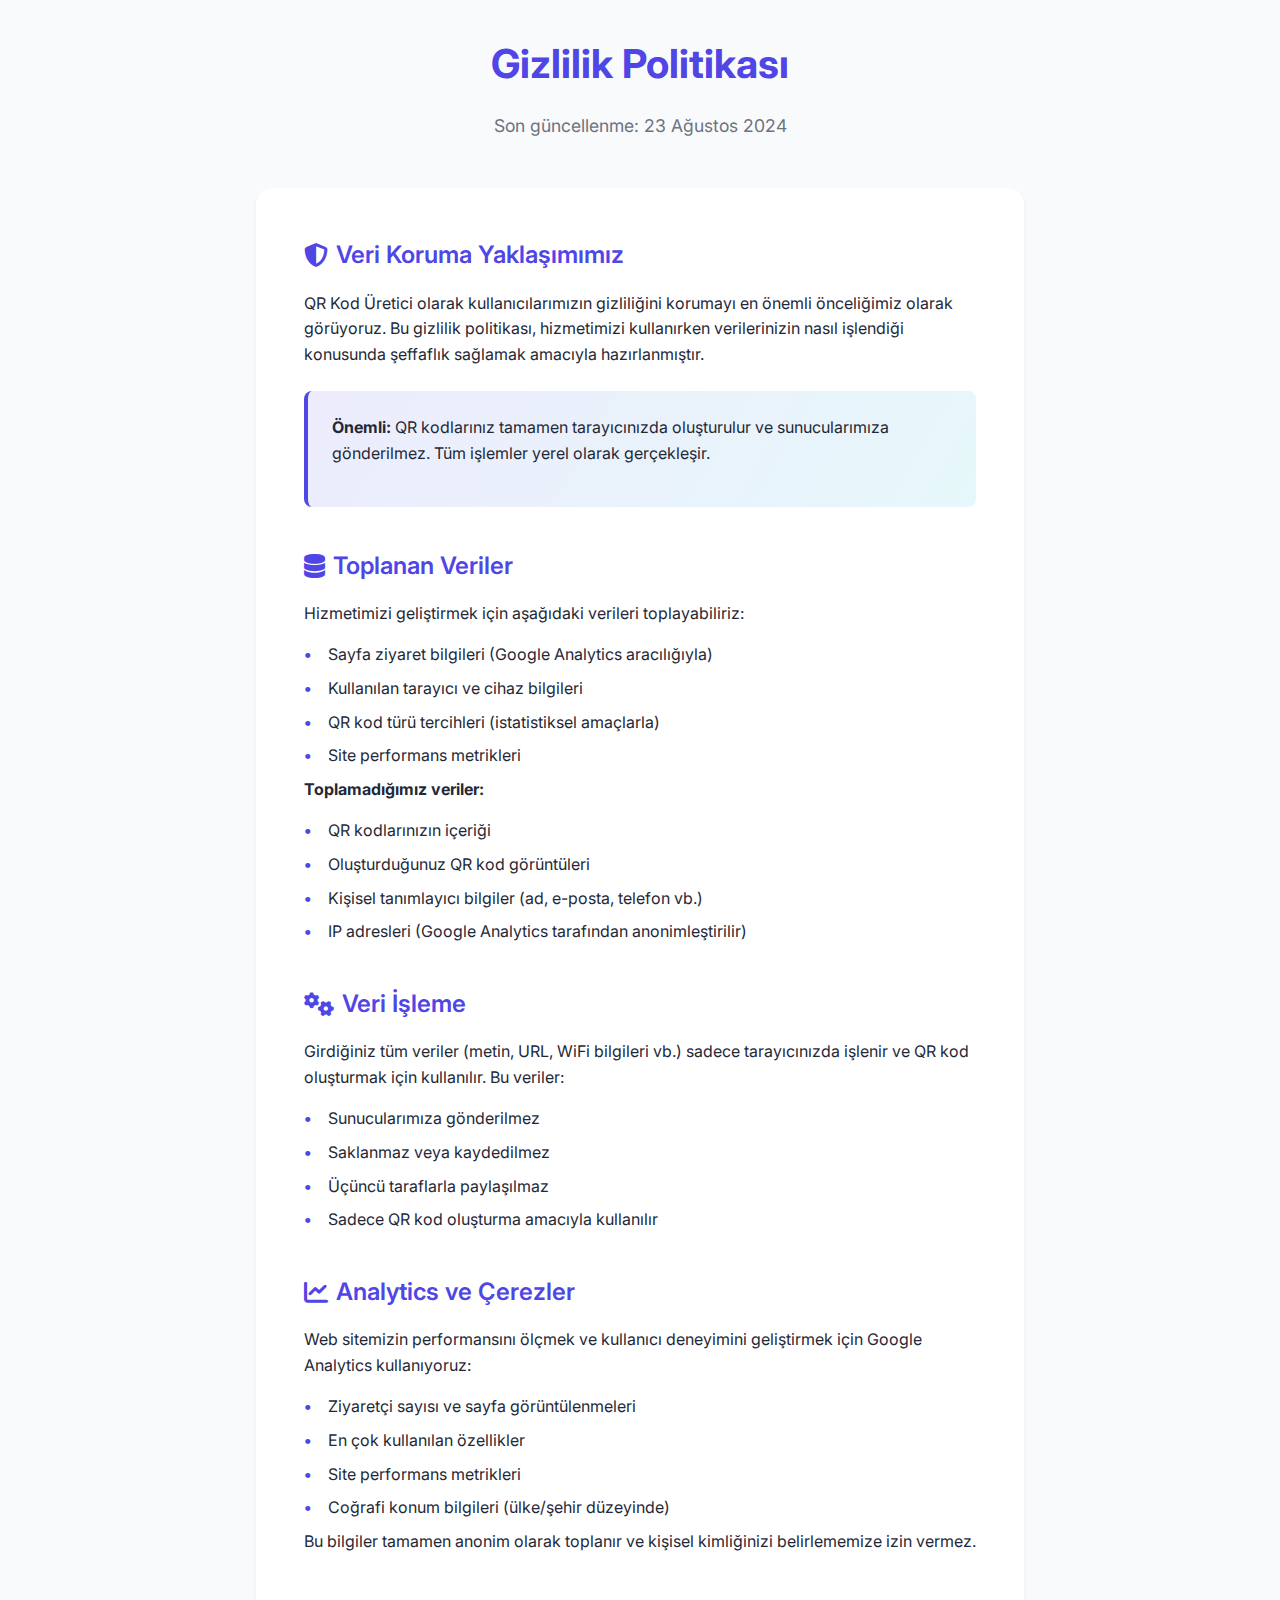
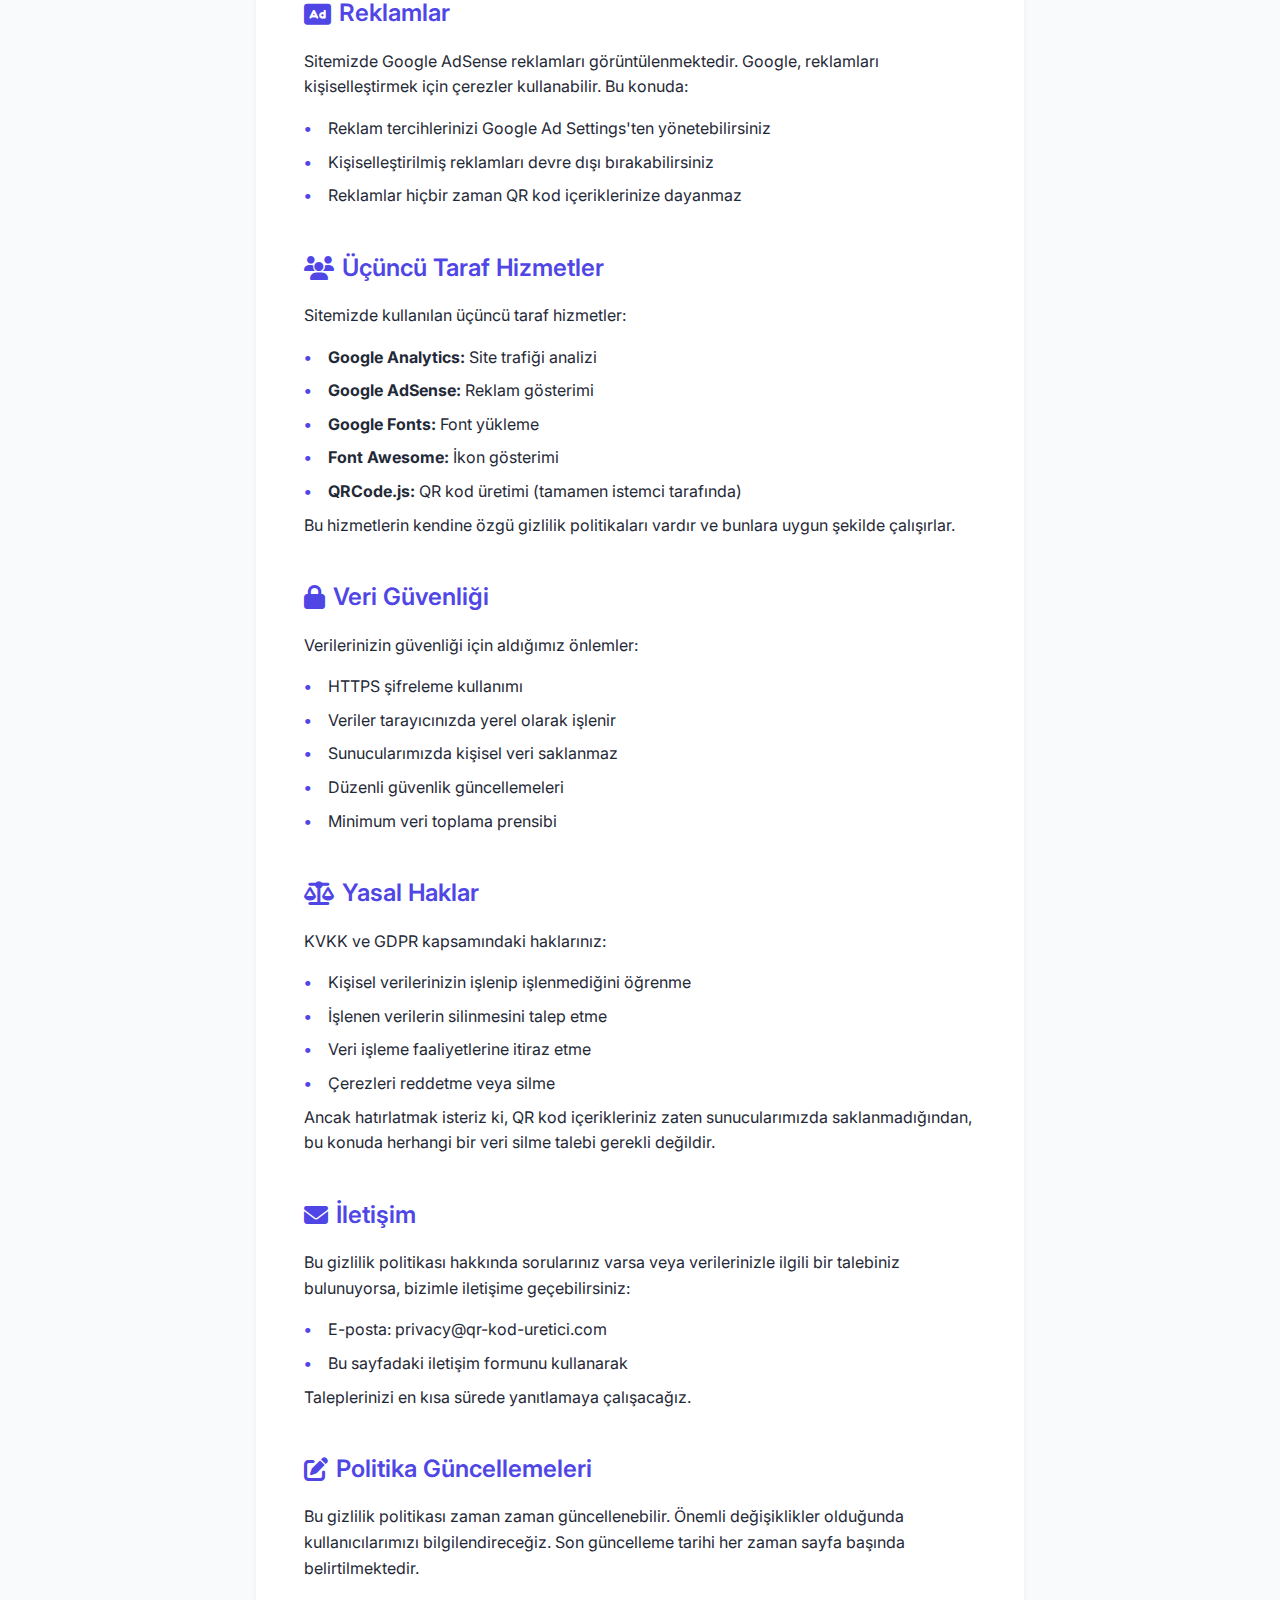
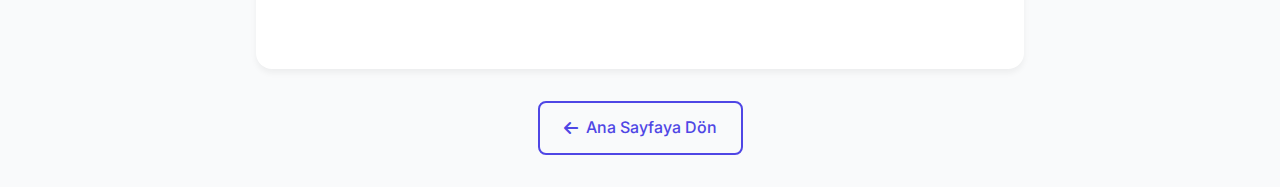
<file: gizlilik-politikasi.html>
<!DOCTYPE html>
<html lang="tr">
<head>
    <meta charset="UTF-8">
    <meta name="viewport" content="width=device-width, initial-scale=1.0">
    <title>Gizlilik Politikası - QR Kod Üretici</title>
    <meta name="description" content="QR Kod Üretici gizlilik politikası. Verilerinizin nasıl korunduğu ve kullanıldığı hakkında detaylı bilgi.">
    
    <link rel="icon" type="image/svg+xml" href="favicon.svg">
    <link href="https://fonts.googleapis.com/css2?family=Inter:wght@300;400;500;600;700&display=swap" rel="stylesheet">
    <link rel="stylesheet" href="https://cdnjs.cloudflare.com/ajax/libs/font-awesome/6.4.0/css/all.min.css">
    
    <style>
        :root {
            --primary-color: #4F46E5;
            --text-primary: #1F2937;
            --text-secondary: #6B7280;
            --bg-primary: #FFFFFF;
            --bg-secondary: #F9FAFB;
            --border-color: #E5E7EB;
        }
        
        * {
            margin: 0;
            padding: 0;
            box-sizing: border-box;
        }
        
        body {
            font-family: 'Inter', sans-serif;
            line-height: 1.6;
            color: var(--text-primary);
            background-color: var(--bg-secondary);
        }
        
        .container {
            max-width: 800px;
            margin: 0 auto;
            padding: 2rem 1rem;
        }
        
        .header {
            text-align: center;
            margin-bottom: 3rem;
        }
        
        .header h1 {
            font-size: 2.5rem;
            font-weight: 700;
            color: var(--primary-color);
            margin-bottom: 1rem;
        }
        
        .header p {
            color: var(--text-secondary);
            font-size: 1.1rem;
        }
        
        .content {
            background: var(--bg-primary);
            padding: 3rem;
            border-radius: 1rem;
            box-shadow: 0 4px 6px rgba(0, 0, 0, 0.05);
        }
        
        .section {
            margin-bottom: 2.5rem;
        }
        
        .section h2 {
            font-size: 1.5rem;
            font-weight: 600;
            color: var(--primary-color);
            margin-bottom: 1rem;
            display: flex;
            align-items: center;
        }
        
        .section h2 i {
            margin-right: 0.5rem;
        }
        
        .section p {
            margin-bottom: 1rem;
            color: var(--text-primary);
        }
        
        .section ul {
            list-style: none;
            padding-left: 0;
        }
        
        .section li {
            margin-bottom: 0.5rem;
            padding-left: 1.5rem;
            position: relative;
            color: var(--text-primary);
        }
        
        .section li:before {
            content: "•";
            color: var(--primary-color);
            position: absolute;
            left: 0;
            font-weight: bold;
        }
        
        .highlight {
            background: linear-gradient(120deg, rgba(79, 70, 229, 0.1) 0%, rgba(6, 182, 212, 0.1) 100%);
            padding: 1.5rem;
            border-radius: 0.5rem;
            border-left: 4px solid var(--primary-color);
            margin: 1.5rem 0;
        }
        
        .back-link {
            text-align: center;
            margin-top: 2rem;
        }
        
        .back-link a {
            display: inline-flex;
            align-items: center;
            color: var(--primary-color);
            text-decoration: none;
            font-weight: 500;
            padding: 0.75rem 1.5rem;
            border: 2px solid var(--primary-color);
            border-radius: 0.5rem;
            transition: all 0.2s;
        }
        
        .back-link a:hover {
            background: var(--primary-color);
            color: white;
            transform: translateY(-2px);
        }
        
        .back-link a i {
            margin-right: 0.5rem;
        }
        
        @media (max-width: 768px) {
            .container {
                padding: 1rem 0.5rem;
            }
            
            .content {
                padding: 2rem 1.5rem;
            }
            
            .header h1 {
                font-size: 2rem;
            }
        }
    </style>
</head>
<body>
    <div class="container">
        <div class="header">
            <h1>Gizlilik Politikası</h1>
            <p>Son güncellenme: 23 Ağustos 2024</p>
        </div>
        
        <div class="content">
            <div class="section">
                <h2><i class="fas fa-shield-alt"></i>Veri Koruma Yaklaşımımız</h2>
                <p>QR Kod Üretici olarak kullanıcılarımızın gizliliğini korumayı en önemli önceliğimiz olarak görüyoruz. Bu gizlilik politikası, hizmetimizi kullanırken verilerinizin nasıl işlendiği konusunda şeffaflık sağlamak amacıyla hazırlanmıştır.</p>
                
                <div class="highlight">
                    <p><strong>Önemli:</strong> QR kodlarınız tamamen tarayıcınızda oluşturulur ve sunucularımıza gönderilmez. Tüm işlemler yerel olarak gerçekleşir.</p>
                </div>
            </div>
            
            <div class="section">
                <h2><i class="fas fa-database"></i>Toplanan Veriler</h2>
                <p>Hizmetimizi geliştirmek için aşağıdaki verileri toplayabiliriz:</p>
                <ul>
                    <li>Sayfa ziyaret bilgileri (Google Analytics aracılığıyla)</li>
                    <li>Kullanılan tarayıcı ve cihaz bilgileri</li>
                    <li>QR kod türü tercihleri (istatistiksel amaçlarla)</li>
                    <li>Site performans metrikleri</li>
                </ul>
                
                <p><strong>Toplamadığımız veriler:</strong></p>
                <ul>
                    <li>QR kodlarınızın içeriği</li>
                    <li>Oluşturduğunuz QR kod görüntüleri</li>
                    <li>Kişisel tanımlayıcı bilgiler (ad, e-posta, telefon vb.)</li>
                    <li>IP adresleri (Google Analytics tarafından anonimleştirilir)</li>
                </ul>
            </div>
            
            <div class="section">
                <h2><i class="fas fa-cogs"></i>Veri İşleme</h2>
                <p>Girdiğiniz tüm veriler (metin, URL, WiFi bilgileri vb.) sadece tarayıcınızda işlenir ve QR kod oluşturmak için kullanılır. Bu veriler:</p>
                <ul>
                    <li>Sunucularımıza gönderilmez</li>
                    <li>Saklanmaz veya kaydedilmez</li>
                    <li>Üçüncü taraflarla paylaşılmaz</li>
                    <li>Sadece QR kod oluşturma amacıyla kullanılır</li>
                </ul>
            </div>
            
            <div class="section">
                <h2><i class="fas fa-chart-line"></i>Analytics ve Çerezler</h2>
                <p>Web sitemizin performansını ölçmek ve kullanıcı deneyimini geliştirmek için Google Analytics kullanıyoruz:</p>
                <ul>
                    <li>Ziyaretçi sayısı ve sayfa görüntülenmeleri</li>
                    <li>En çok kullanılan özellikler</li>
                    <li>Site performans metrikleri</li>
                    <li>Coğrafi konum bilgileri (ülke/şehir düzeyinde)</li>
                </ul>
                
                <p>Bu bilgiler tamamen anonim olarak toplanır ve kişisel kimliğinizi belirlememize izin vermez.</p>
            </div>
            
            <div class="section">
                <h2><i class="fas fa-ad"></i>Reklamlar</h2>
                <p>Sitemizde Google AdSense reklamları görüntülenmektedir. Google, reklamları kişiselleştirmek için çerezler kullanabilir. Bu konuda:</p>
                <ul>
                    <li>Reklam tercihlerinizi Google Ad Settings'ten yönetebilirsiniz</li>
                    <li>Kişiselleştirilmiş reklamları devre dışı bırakabilirsiniz</li>
                    <li>Reklamlar hiçbir zaman QR kod içeriklerinize dayanmaz</li>
                </ul>
            </div>
            
            <div class="section">
                <h2><i class="fas fa-users"></i>Üçüncü Taraf Hizmetler</h2>
                <p>Sitemizde kullanılan üçüncü taraf hizmetler:</p>
                <ul>
                    <li><strong>Google Analytics:</strong> Site trafiği analizi</li>
                    <li><strong>Google AdSense:</strong> Reklam gösterimi</li>
                    <li><strong>Google Fonts:</strong> Font yükleme</li>
                    <li><strong>Font Awesome:</strong> İkon gösterimi</li>
                    <li><strong>QRCode.js:</strong> QR kod üretimi (tamamen istemci tarafında)</li>
                </ul>
                
                <p>Bu hizmetlerin kendine özgü gizlilik politikaları vardır ve bunlara uygun şekilde çalışırlar.</p>
            </div>
            
            <div class="section">
                <h2><i class="fas fa-lock"></i>Veri Güvenliği</h2>
                <p>Verilerinizin güvenliği için aldığımız önlemler:</p>
                <ul>
                    <li>HTTPS şifreleme kullanımı</li>
                    <li>Veriler tarayıcınızda yerel olarak işlenir</li>
                    <li>Sunucularımızda kişisel veri saklanmaz</li>
                    <li>Düzenli güvenlik güncellemeleri</li>
                    <li>Minimum veri toplama prensibi</li>
                </ul>
            </div>
            
            <div class="section">
                <h2><i class="fas fa-balance-scale"></i>Yasal Haklar</h2>
                <p>KVKK ve GDPR kapsamındaki haklarınız:</p>
                <ul>
                    <li>Kişisel verilerinizin işlenip işlenmediğini öğrenme</li>
                    <li>İşlenen verilerin silinmesini talep etme</li>
                    <li>Veri işleme faaliyetlerine itiraz etme</li>
                    <li>Çerezleri reddetme veya silme</li>
                </ul>
                
                <p>Ancak hatırlatmak isteriz ki, QR kod içerikleriniz zaten sunucularımızda saklanmadığından, bu konuda herhangi bir veri silme talebi gerekli değildir.</p>
            </div>
            
            <div class="section">
                <h2><i class="fas fa-envelope"></i>İletişim</h2>
                <p>Bu gizlilik politikası hakkında sorularınız varsa veya verilerinizle ilgili bir talebiniz bulunuyorsa, bizimle iletişime geçebilirsiniz:</p>
                <ul>
                    <li>E-posta: privacy@qr-kod-uretici.com</li>
                    <li>Bu sayfadaki iletişim formunu kullanarak</li>
                </ul>
                
                <p>Taleplerinizi en kısa sürede yanıtlamaya çalışacağız.</p>
            </div>
            
            <div class="section">
                <h2><i class="fas fa-edit"></i>Politika Güncellemeleri</h2>
                <p>Bu gizlilik politikası zaman zaman güncellenebilir. Önemli değişiklikler olduğunda kullanıcılarımızı bilgilendireceğiz. Son güncelleme tarihi her zaman sayfa başında belirtilmektedir.</p>
            </div>
        </div>
        
        <div class="back-link">
            <a href="index.html">
                <i class="fas fa-arrow-left"></i>
                Ana Sayfaya Dön
            </a>
        </div>
    </div>
</body>
</html>
</file>
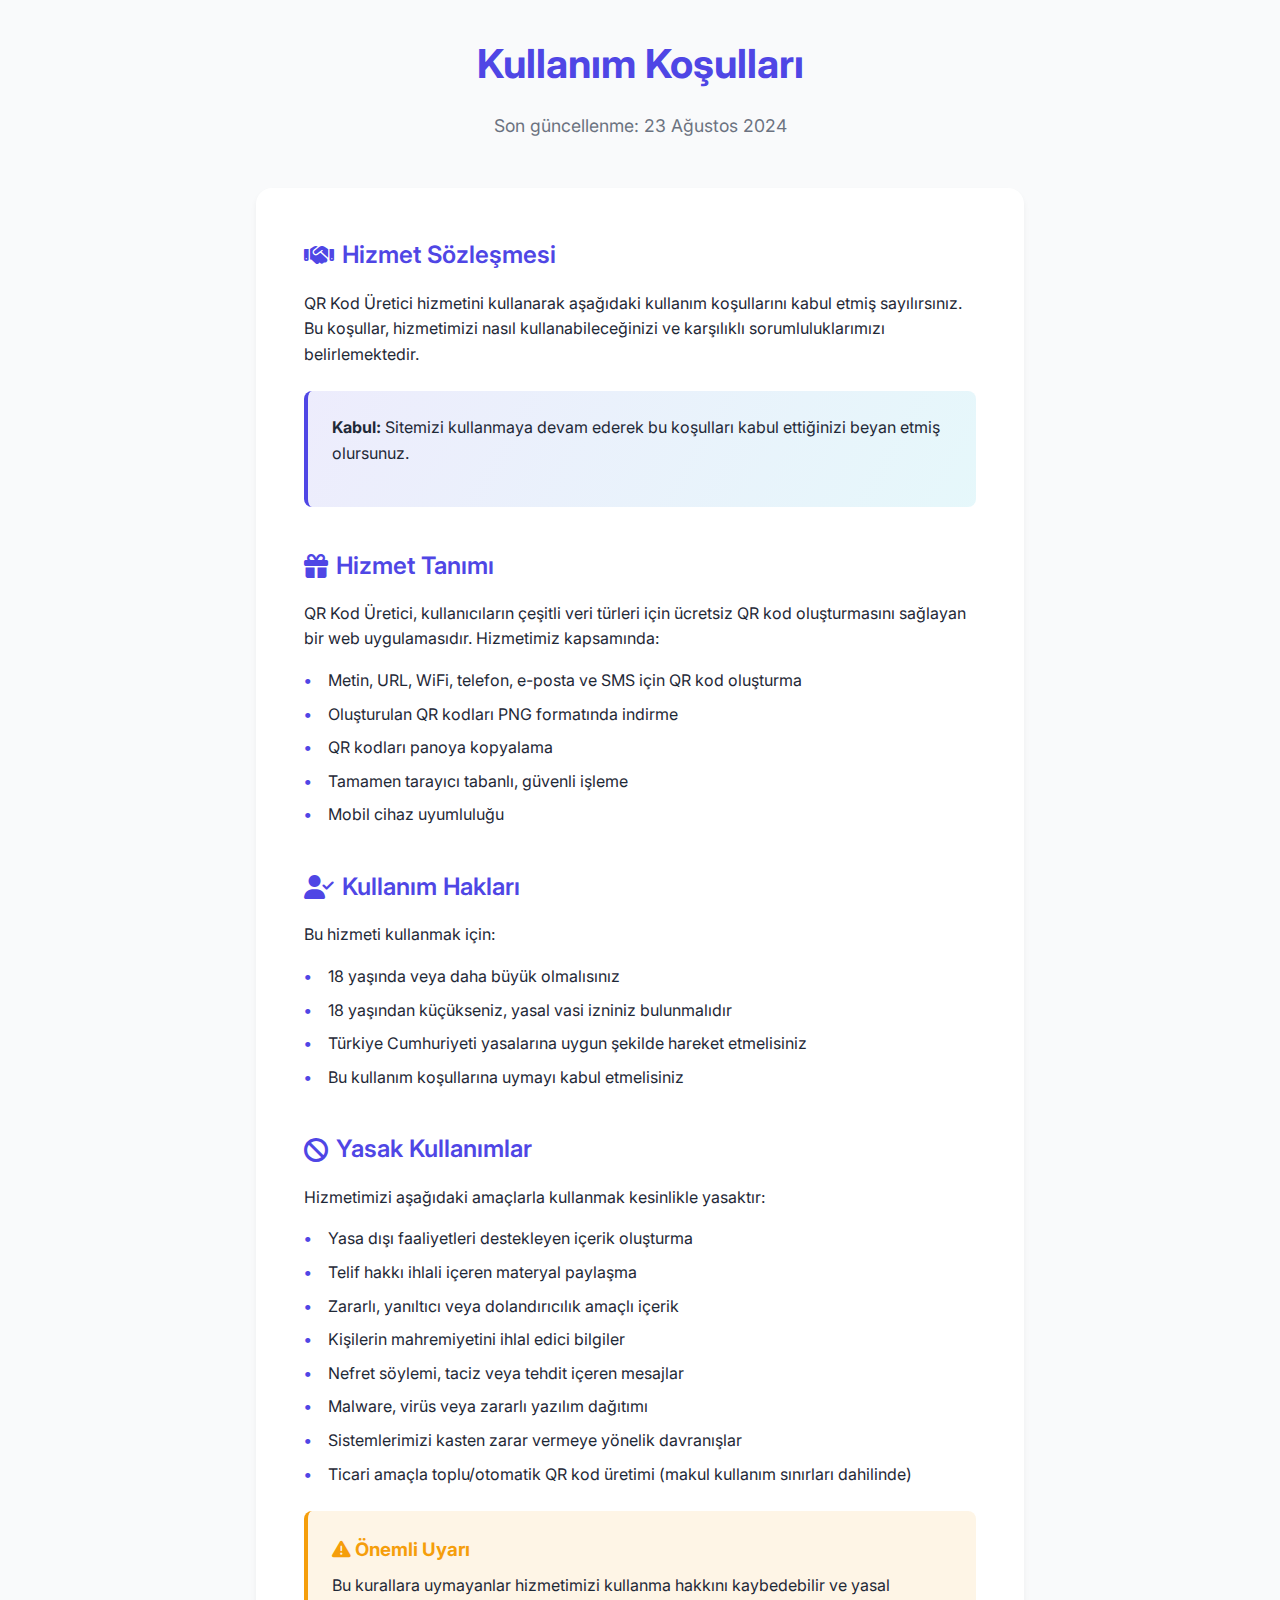
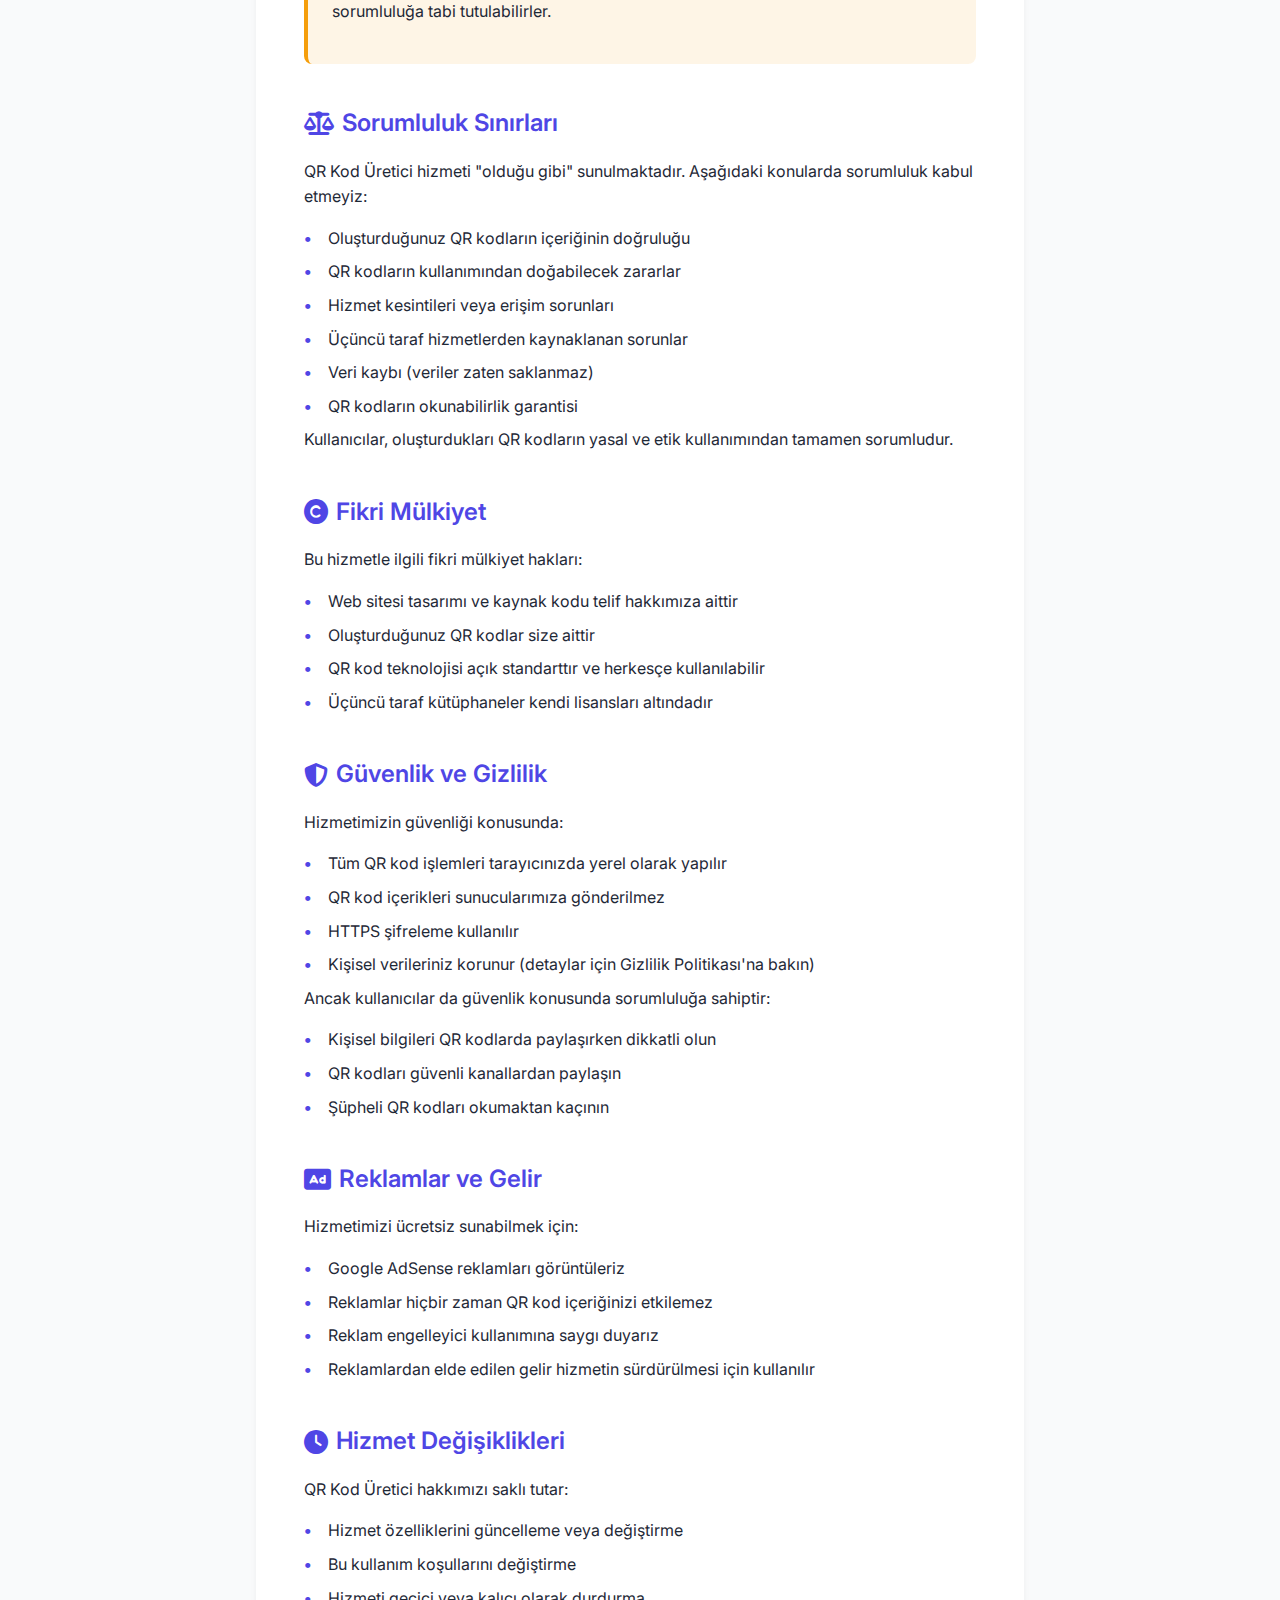
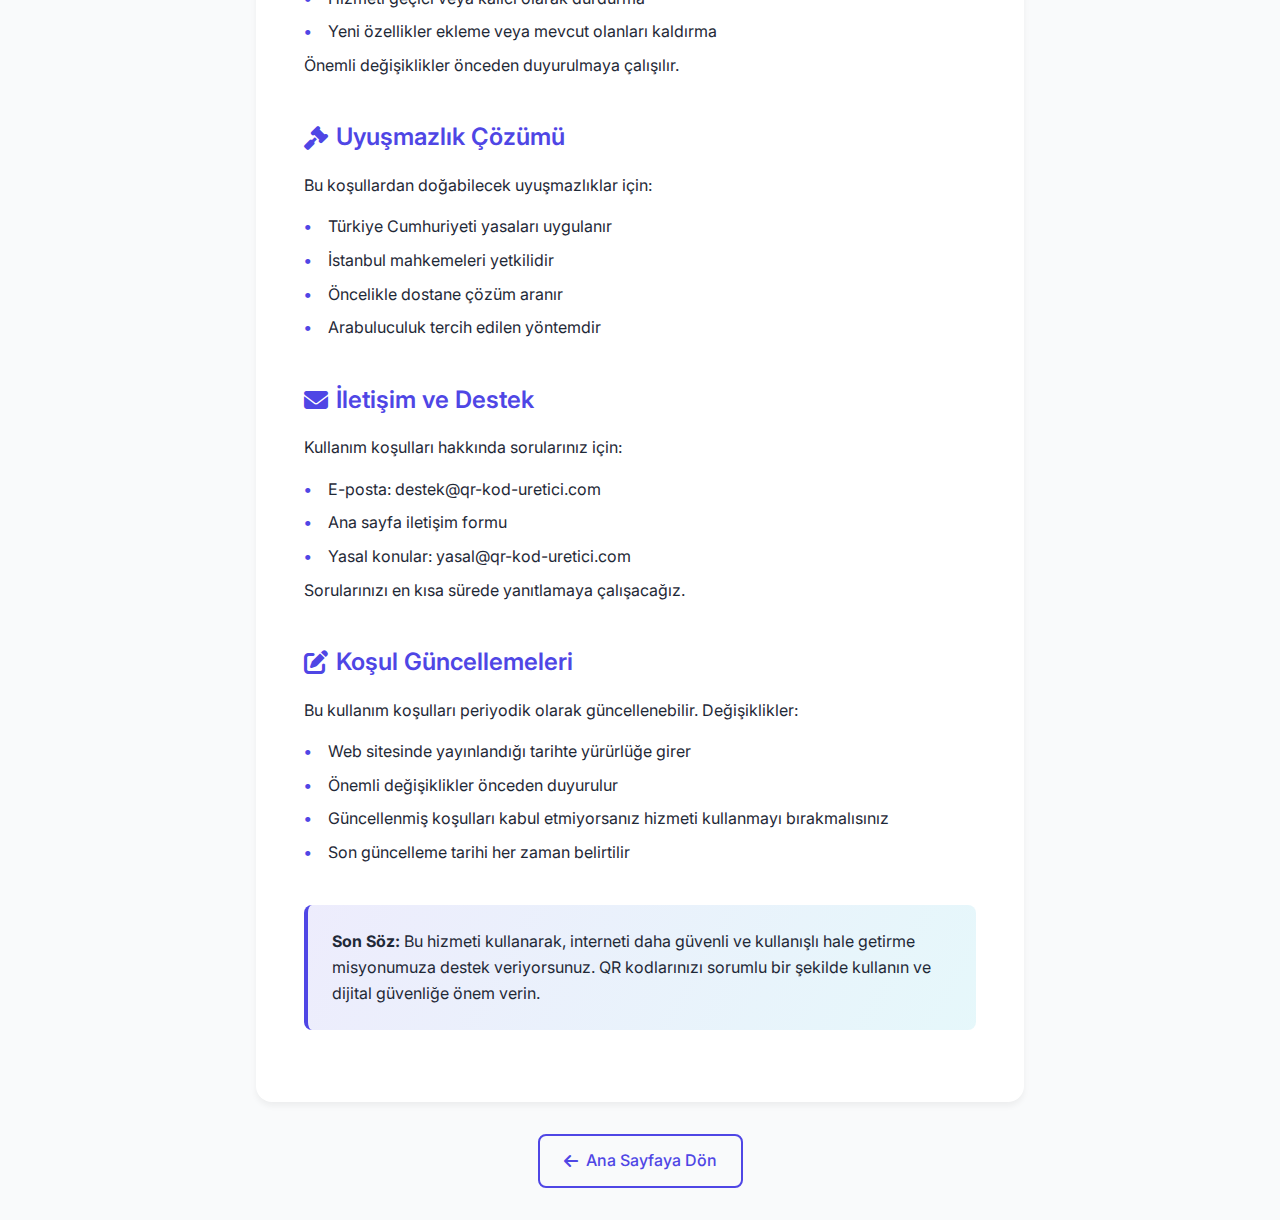
<file: kullanim-kosullari.html>
<!DOCTYPE html>
<html lang="tr">
<head>
    <meta charset="UTF-8">
    <meta name="viewport" content="width=device-width, initial-scale=1.0">
    <title>Kullanım Koşulları - QR Kod Üretici</title>
    <meta name="description" content="QR Kod Üretici kullanım koşulları. Hizmetimizi kullanım şartları ve kuralları hakkında detaylı bilgi.">
    
    <link rel="icon" type="image/svg+xml" href="favicon.svg">
    <link href="https://fonts.googleapis.com/css2?family=Inter:wght@300;400;500;600;700&display=swap" rel="stylesheet">
    <link rel="stylesheet" href="https://cdnjs.cloudflare.com/ajax/libs/font-awesome/6.4.0/css/all.min.css">
    
    <style>
        :root {
            --primary-color: #4F46E5;
            --text-primary: #1F2937;
            --text-secondary: #6B7280;
            --bg-primary: #FFFFFF;
            --bg-secondary: #F9FAFB;
            --border-color: #E5E7EB;
            --warning-color: #F59E0B;
            --error-color: #EF4444;
        }
        
        * {
            margin: 0;
            padding: 0;
            box-sizing: border-box;
        }
        
        body {
            font-family: 'Inter', sans-serif;
            line-height: 1.6;
            color: var(--text-primary);
            background-color: var(--bg-secondary);
        }
        
        .container {
            max-width: 800px;
            margin: 0 auto;
            padding: 2rem 1rem;
        }
        
        .header {
            text-align: center;
            margin-bottom: 3rem;
        }
        
        .header h1 {
            font-size: 2.5rem;
            font-weight: 700;
            color: var(--primary-color);
            margin-bottom: 1rem;
        }
        
        .header p {
            color: var(--text-secondary);
            font-size: 1.1rem;
        }
        
        .content {
            background: var(--bg-primary);
            padding: 3rem;
            border-radius: 1rem;
            box-shadow: 0 4px 6px rgba(0, 0, 0, 0.05);
        }
        
        .section {
            margin-bottom: 2.5rem;
        }
        
        .section h2 {
            font-size: 1.5rem;
            font-weight: 600;
            color: var(--primary-color);
            margin-bottom: 1rem;
            display: flex;
            align-items: center;
        }
        
        .section h2 i {
            margin-right: 0.5rem;
        }
        
        .section p {
            margin-bottom: 1rem;
            color: var(--text-primary);
        }
        
        .section ul {
            list-style: none;
            padding-left: 0;
        }
        
        .section li {
            margin-bottom: 0.5rem;
            padding-left: 1.5rem;
            position: relative;
            color: var(--text-primary);
        }
        
        .section li:before {
            content: "•";
            color: var(--primary-color);
            position: absolute;
            left: 0;
            font-weight: bold;
        }
        
        .highlight {
            background: linear-gradient(120deg, rgba(79, 70, 229, 0.1) 0%, rgba(6, 182, 212, 0.1) 100%);
            padding: 1.5rem;
            border-radius: 0.5rem;
            border-left: 4px solid var(--primary-color);
            margin: 1.5rem 0;
        }
        
        .warning {
            background: rgba(245, 158, 11, 0.1);
            border-left: 4px solid var(--warning-color);
            padding: 1.5rem;
            border-radius: 0.5rem;
            margin: 1.5rem 0;
        }
        
        .warning h3 {
            color: var(--warning-color);
            margin-bottom: 0.5rem;
        }
        
        .back-link {
            text-align: center;
            margin-top: 2rem;
        }
        
        .back-link a {
            display: inline-flex;
            align-items: center;
            color: var(--primary-color);
            text-decoration: none;
            font-weight: 500;
            padding: 0.75rem 1.5rem;
            border: 2px solid var(--primary-color);
            border-radius: 0.5rem;
            transition: all 0.2s;
        }
        
        .back-link a:hover {
            background: var(--primary-color);
            color: white;
            transform: translateY(-2px);
        }
        
        .back-link a i {
            margin-right: 0.5rem;
        }
        
        @media (max-width: 768px) {
            .container {
                padding: 1rem 0.5rem;
            }
            
            .content {
                padding: 2rem 1.5rem;
            }
            
            .header h1 {
                font-size: 2rem;
            }
        }
    </style>
</head>
<body>
    <div class="container">
        <div class="header">
            <h1>Kullanım Koşulları</h1>
            <p>Son güncellenme: 23 Ağustos 2024</p>
        </div>
        
        <div class="content">
            <div class="section">
                <h2><i class="fas fa-handshake"></i>Hizmet Sözleşmesi</h2>
                <p>QR Kod Üretici hizmetini kullanarak aşağıdaki kullanım koşullarını kabul etmiş sayılırsınız. Bu koşullar, hizmetimizi nasıl kullanabileceğinizi ve karşılıklı sorumluluklarımızı belirlemektedir.</p>
                
                <div class="highlight">
                    <p><strong>Kabul:</strong> Sitemizi kullanmaya devam ederek bu koşulları kabul ettiğinizi beyan etmiş olursunuz.</p>
                </div>
            </div>
            
            <div class="section">
                <h2><i class="fas fa-gift"></i>Hizmet Tanımı</h2>
                <p>QR Kod Üretici, kullanıcıların çeşitli veri türleri için ücretsiz QR kod oluşturmasını sağlayan bir web uygulamasıdır. Hizmetimiz kapsamında:</p>
                <ul>
                    <li>Metin, URL, WiFi, telefon, e-posta ve SMS için QR kod oluşturma</li>
                    <li>Oluşturulan QR kodları PNG formatında indirme</li>
                    <li>QR kodları panoya kopyalama</li>
                    <li>Tamamen tarayıcı tabanlı, güvenli işleme</li>
                    <li>Mobil cihaz uyumluluğu</li>
                </ul>
            </div>
            
            <div class="section">
                <h2><i class="fas fa-user-check"></i>Kullanım Hakları</h2>
                <p>Bu hizmeti kullanmak için:</p>
                <ul>
                    <li>18 yaşında veya daha büyük olmalısınız</li>
                    <li>18 yaşından küçükseniz, yasal vasi izniniz bulunmalıdır</li>
                    <li>Türkiye Cumhuriyeti yasalarına uygun şekilde hareket etmelisiniz</li>
                    <li>Bu kullanım koşullarına uymayı kabul etmelisiniz</li>
                </ul>
            </div>
            
            <div class="section">
                <h2><i class="fas fa-ban"></i>Yasak Kullanımlar</h2>
                <p>Hizmetimizi aşağıdaki amaçlarla kullanmak kesinlikle yasaktır:</p>
                <ul>
                    <li>Yasa dışı faaliyetleri destekleyen içerik oluşturma</li>
                    <li>Telif hakkı ihlali içeren materyal paylaşma</li>
                    <li>Zararlı, yanıltıcı veya dolandırıcılık amaçlı içerik</li>
                    <li>Kişilerin mahremiyetini ihlal edici bilgiler</li>
                    <li>Nefret söylemi, taciz veya tehdit içeren mesajlar</li>
                    <li>Malware, virüs veya zararlı yazılım dağıtımı</li>
                    <li>Sistemlerimizi kasten zarar vermeye yönelik davranışlar</li>
                    <li>Ticari amaçla toplu/otomatik QR kod üretimi (makul kullanım sınırları dahilinde)</li>
                </ul>
                
                <div class="warning">
                    <h3><i class="fas fa-exclamation-triangle"></i> Önemli Uyarı</h3>
                    <p>Bu kurallara uymayanlar hizmetimizi kullanma hakkını kaybedebilir ve yasal sorumluluğa tabi tutulabilirler.</p>
                </div>
            </div>
            
            <div class="section">
                <h2><i class="fas fa-balance-scale"></i>Sorumluluk Sınırları</h2>
                <p>QR Kod Üretici hizmeti "olduğu gibi" sunulmaktadır. Aşağıdaki konularda sorumluluk kabul etmeyiz:</p>
                <ul>
                    <li>Oluşturduğunuz QR kodların içeriğinin doğruluğu</li>
                    <li>QR kodların kullanımından doğabilecek zararlar</li>
                    <li>Hizmet kesintileri veya erişim sorunları</li>
                    <li>Üçüncü taraf hizmetlerden kaynaklanan sorunlar</li>
                    <li>Veri kaybı (veriler zaten saklanmaz)</li>
                    <li>QR kodların okunabilirlik garantisi</li>
                </ul>
                
                <p>Kullanıcılar, oluşturdukları QR kodların yasal ve etik kullanımından tamamen sorumludur.</p>
            </div>
            
            <div class="section">
                <h2><i class="fas fa-copyright"></i>Fikri Mülkiyet</h2>
                <p>Bu hizmetle ilgili fikri mülkiyet hakları:</p>
                <ul>
                    <li>Web sitesi tasarımı ve kaynak kodu telif hakkımıza aittir</li>
                    <li>Oluşturduğunuz QR kodlar size aittir</li>
                    <li>QR kod teknolojisi açık standarttır ve herkesçe kullanılabilir</li>
                    <li>Üçüncü taraf kütüphaneler kendi lisansları altındadır</li>
                </ul>
            </div>
            
            <div class="section">
                <h2><i class="fas fa-shield-alt"></i>Güvenlik ve Gizlilik</h2>
                <p>Hizmetimizin güvenliği konusunda:</p>
                <ul>
                    <li>Tüm QR kod işlemleri tarayıcınızda yerel olarak yapılır</li>
                    <li>QR kod içerikleri sunucularımıza gönderilmez</li>
                    <li>HTTPS şifreleme kullanılır</li>
                    <li>Kişisel verileriniz korunur (detaylar için Gizlilik Politikası'na bakın)</li>
                </ul>
                
                <p>Ancak kullanıcılar da güvenlik konusunda sorumluluğa sahiptir:</p>
                <ul>
                    <li>Kişisel bilgileri QR kodlarda paylaşırken dikkatli olun</li>
                    <li>QR kodları güvenli kanallardan paylaşın</li>
                    <li>Şüpheli QR kodları okumaktan kaçının</li>
                </ul>
            </div>
            
            <div class="section">
                <h2><i class="fas fa-ad"></i>Reklamlar ve Gelir</h2>
                <p>Hizmetimizi ücretsiz sunabilmek için:</p>
                <ul>
                    <li>Google AdSense reklamları görüntüleriz</li>
                    <li>Reklamlar hiçbir zaman QR kod içeriğinizi etkilemez</li>
                    <li>Reklam engelleyici kullanımına saygı duyarız</li>
                    <li>Reklamlardan elde edilen gelir hizmetin sürdürülmesi için kullanılır</li>
                </ul>
            </div>
            
            <div class="section">
                <h2><i class="fas fa-clock"></i>Hizmet Değişiklikleri</h2>
                <p>QR Kod Üretici hakkımızı saklı tutar:</p>
                <ul>
                    <li>Hizmet özelliklerini güncelleme veya değiştirme</li>
                    <li>Bu kullanım koşullarını değiştirme</li>
                    <li>Hizmeti geçici veya kalıcı olarak durdurma</li>
                    <li>Yeni özellikler ekleme veya mevcut olanları kaldırma</li>
                </ul>
                
                <p>Önemli değişiklikler önceden duyurulmaya çalışılır.</p>
            </div>
            
            <div class="section">
                <h2><i class="fas fa-gavel"></i>Uyuşmazlık Çözümü</h2>
                <p>Bu koşullardan doğabilecek uyuşmazlıklar için:</p>
                <ul>
                    <li>Türkiye Cumhuriyeti yasaları uygulanır</li>
                    <li>İstanbul mahkemeleri yetkilidir</li>
                    <li>Öncelikle dostane çözüm aranır</li>
                    <li>Arabuluculuk tercih edilen yöntemdir</li>
                </ul>
            </div>
            
            <div class="section">
                <h2><i class="fas fa-envelope"></i>İletişim ve Destek</h2>
                <p>Kullanım koşulları hakkında sorularınız için:</p>
                <ul>
                    <li>E-posta: destek@qr-kod-uretici.com</li>
                    <li>Ana sayfa iletişim formu</li>
                    <li>Yasal konular: yasal@qr-kod-uretici.com</li>
                </ul>
                
                <p>Sorularınızı en kısa sürede yanıtlamaya çalışacağız.</p>
            </div>
            
            <div class="section">
                <h2><i class="fas fa-edit"></i>Koşul Güncellemeleri</h2>
                <p>Bu kullanım koşulları periyodik olarak güncellenebilir. Değişiklikler:</p>
                <ul>
                    <li>Web sitesinde yayınlandığı tarihte yürürlüğe girer</li>
                    <li>Önemli değişiklikler önceden duyurulur</li>
                    <li>Güncellenmiş koşulları kabul etmiyorsanız hizmeti kullanmayı bırakmalısınız</li>
                    <li>Son güncelleme tarihi her zaman belirtilir</li>
                </ul>
            </div>
            
            <div class="highlight">
                <p><strong>Son Söz:</strong> Bu hizmeti kullanarak, interneti daha güvenli ve kullanışlı hale getirme misyonumuza destek veriyorsunuz. QR kodlarınızı sorumlu bir şekilde kullanın ve dijital güvenliğe önem verin.</p>
            </div>
        </div>
        
        <div class="back-link">
            <a href="index.html">
                <i class="fas fa-arrow-left"></i>
                Ana Sayfaya Dön
            </a>
        </div>
    </div>
</body>
</html>
</file>
